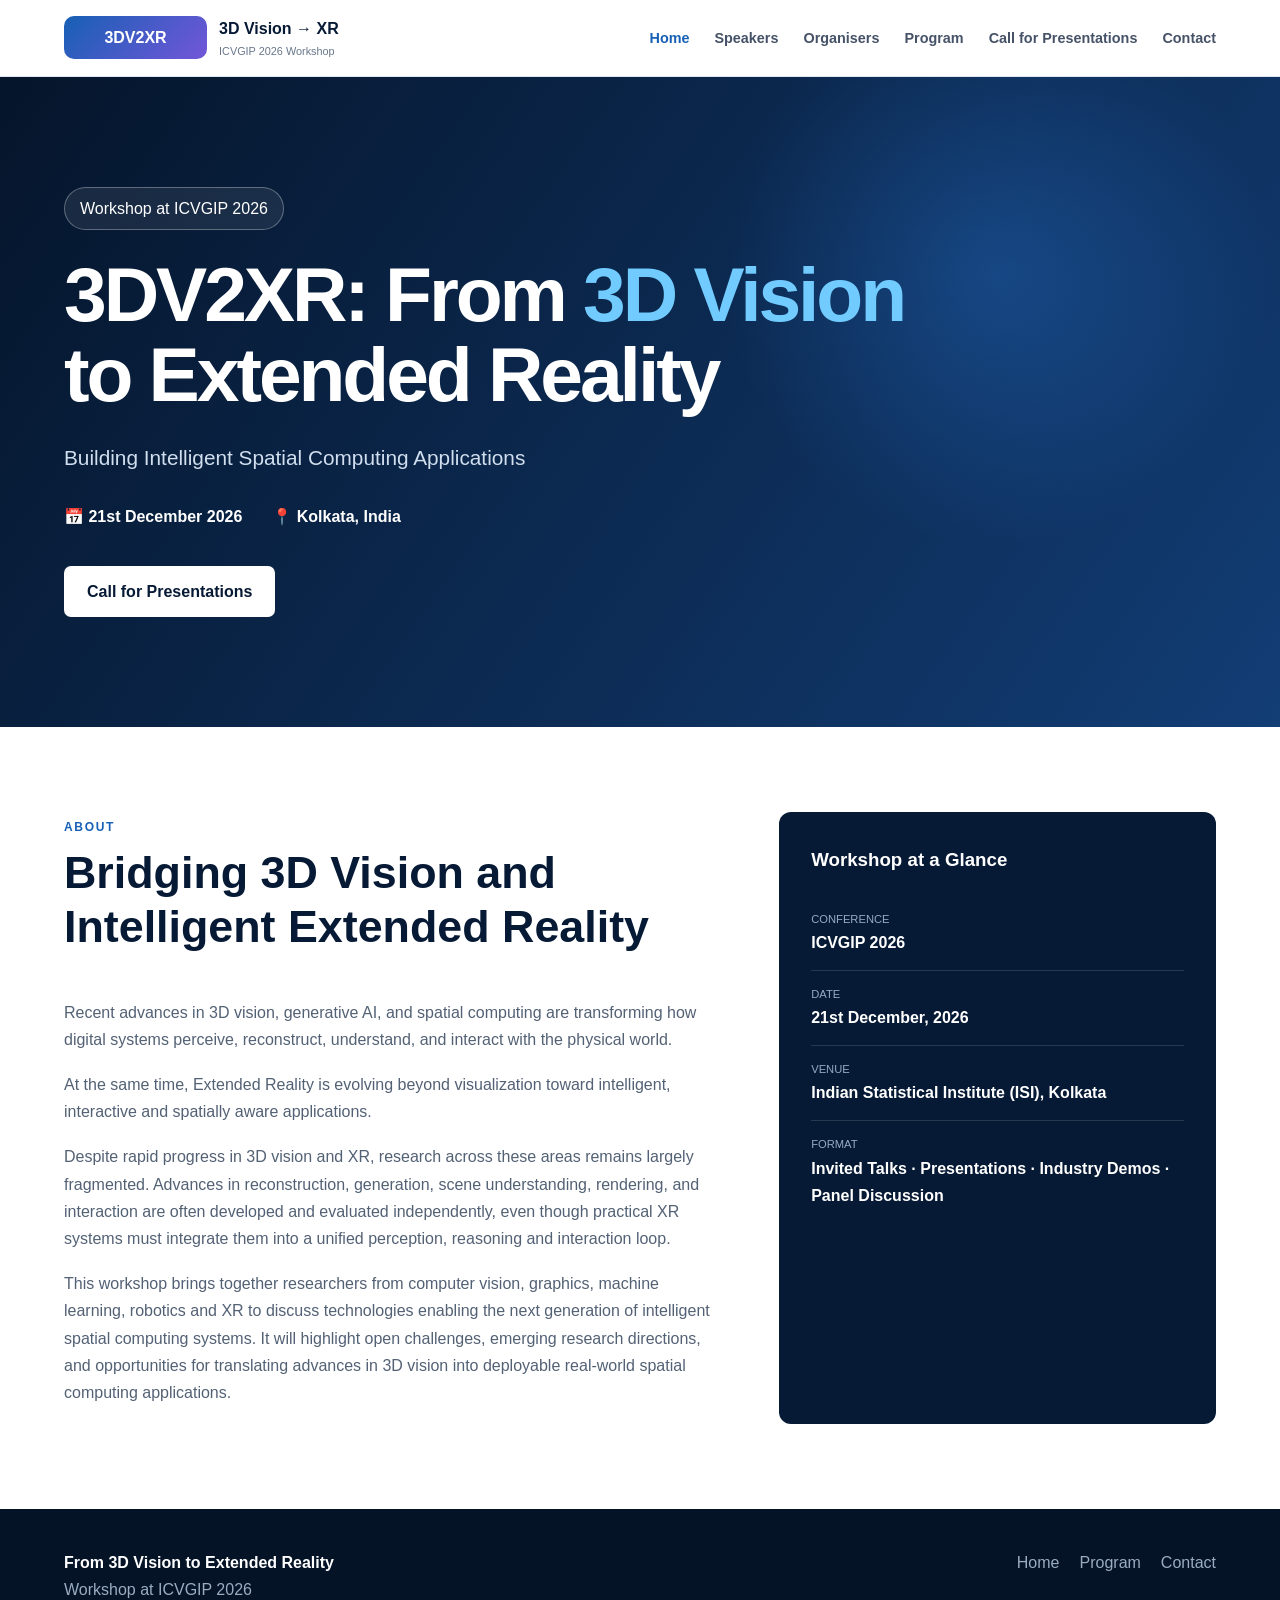
<file: index.html>
<!DOCTYPE html>
<html lang="en">
 <head>
  <meta charset="utf-8">
  <meta content="width=device-width,initial-scale=1.0" name="viewport">
  <title>
   Home | ICVGIP 2026 Workshop
  </title>
  <link href="css/style.css" rel="stylesheet">
 </head>
 <body>
  <nav class="navbar">
   <div class="container nav-container">
    <a class="logo" href="index.html">
     <div class="logo-icon">
      3DV2XR
     </div>
     <div>
      <strong>
       3D Vision &rarr; XR
      </strong>
      <small>
       ICVGIP 2026 Workshop
      </small>
     </div>
    </a>
    <button aria-label="Open navigation" class="menu-button" onclick="toggleMenu()">
     ☰
    </button>
    <ul class="nav-links" id="navLinks">
     <li>
      <a class="active" href="index.html">
       Home
      </a>
     </li>
     <li>
      <a href="speakers.html">
       Speakers
      </a>
     </li>
     <li>
      <a href="organisers.html">
       Organisers
      </a>
     </li>
     <li>
      <a href="program.html">
       Program
      </a>
     </li>
     <li>
      <a href="call-for-presentations.html">
       Call for Presentations
      </a>
     </li>
     <!-- <li>
      <a href="venue.html">
       Venue
      </a>
     </li> -->
     <li>
      <a href="contact.html">
       Contact
      </a>
     </li>
    </ul>
   </div>
  </nav>
  <header class="hero">
   <div class="container hero-content">
    <div class="conference-tag">
     Workshop at ICVGIP 2026
    </div>
    <h1>
     3DV2XR: From
     <span>
      3D Vision
     </span>
     <br>
     to Extended Reality
    </h1>
    <p class="hero-subtitle">
     Building Intelligent Spatial Computing Applications
    </p>
    <div class="hero-info">
     <div>
      📅 21st December 2026
     </div>
     <div>
      📍 Kolkata, India
     </div>
    </div>
    <a class="button button-primary" href="call-for-presentations.html">
     Call for Presentations
    </a>
   </div>
  </header>
  <section class="section">
   <div class="container about-grid">
    <div>
     <div class="section-title">
      <span class="section-label">
       About
      </span>
      <h2>
       Bridging 3D Vision and Intelligent Extended Reality
      </h2>
     </div>
     <p>
      Recent advances in 3D vision, generative AI, and spatial computing are transforming how digital systems perceive, reconstruct, understand, and interact with the physical world.
     </p>
     <p>
      At the same time, Extended Reality is evolving beyond visualization toward intelligent, interactive and spatially aware applications.
     </p>
     <p>
        Despite rapid progress in 3D vision and XR, research across these areas remains largely fragmented. Advances in reconstruction, generation, scene understanding, rendering, and interaction are often developed
and evaluated independently, even though practical XR systems must integrate them into a unified perception, reasoning and interaction loop.
</p>
     </p>
     <p>
      This workshop brings together researchers from computer vision, graphics, machine learning, robotics and XR to discuss technologies enabling the next generation of intelligent spatial computing systems. It will highlight open challenges, emerging research directions, and opportunities for translating advances in 3D vision into deployable real-world spatial computing applications.
     </p>
    </div>
    <div class="info-box">
     <h3>
      Workshop at a Glance
     </h3>
     <div class="info-row">
      <small>
       Conference
      </small>
      <strong>
       ICVGIP 2026
      </strong>
     </div>
     <div class="info-row">
      <small>
       Date
      </small>
      <strong>
       21st December, 2026
      </strong>
     </div>
     <div class="info-row">
      <small>
       Venue
      </small>
      <strong>
       Indian Statistical Institute (ISI), Kolkata
      </strong>
     </div>
     <div class="info-row">
      <small>
       Format
      </small>
      <strong>
       Invited Talks &middot; Presentations &middot; Industry Demos &middot; Panel Discussion
      </strong>
     </div>
    </div>
   </div>
  </section>
  <footer>
   <div class="container footer-content">
    <div>
     <strong>
      From 3D Vision to Extended Reality
     </strong>
     <br>
     Workshop at ICVGIP 2026
    </div>
    <div class="footer-links">
     <a href="index.html">
      Home
     </a>
     <a href="program.html">
      Program
     </a>
     <a href="contact.html">
      Contact
     </a>
    </div>
   </div>
  </footer>
  <script src="js/main.js">
  </script>
 </body>
</html>
</file>
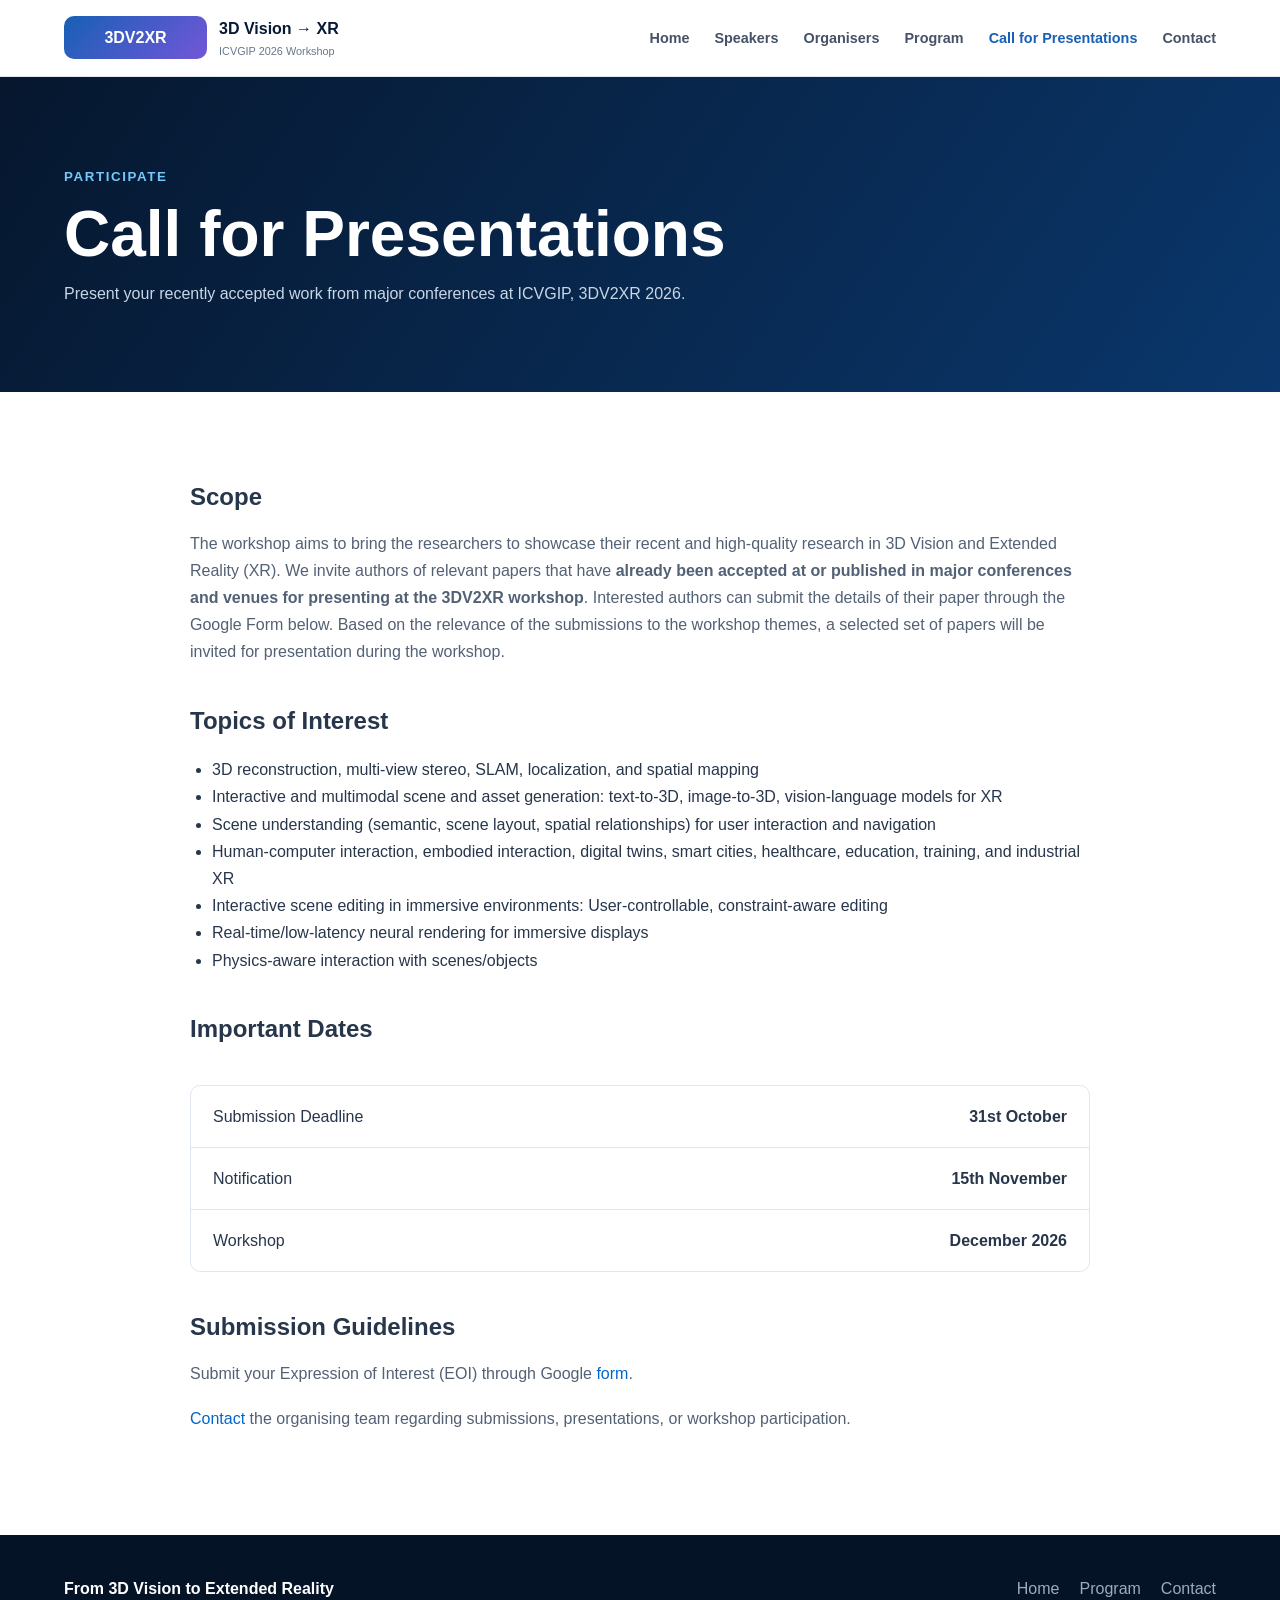
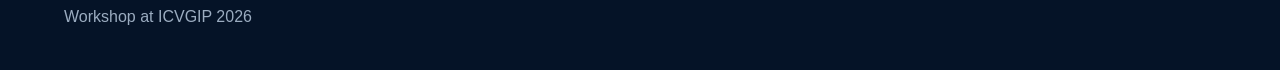
<file: call-for-papers.html>
<!DOCTYPE html>
<html lang="en">
 <head>
  <meta charset="utf-8">
  <meta content="width=device-width,initial-scale=1.0" name="viewport">
  <title>
   Call for Papers | ICVGIP 2026 Workshop
  </title>
  <link href="css/style.css" rel="stylesheet">
 </head>
 <body>
  <nav class="navbar">
   <div class="container nav-container">
    <a class="logo" href="index.html">
     <div class="logo-icon">
      3DV2XR
     </div>
     <div>
      <strong>
       3D Vision &rarr; XR
      </strong>
      <small>
       ICVGIP 2026 Workshop
      </small>
     </div>
    </a>
    <button aria-label="Open navigation" class="menu-button" onclick="toggleMenu()">
     ☰
    </button>
    <ul class="nav-links" id="navLinks">
     <li>
      <a href="index.html">
       Home
      </a>
     </li>
     <li>
      <a href="speakers.html">
       Speakers
      </a>
     </li>
     <li>
      <a href="organisers.html">
       Organisers
      </a>
     </li>
     <li>
      <a href="program.html">
       Program
      </a>
     </li>
     <li>
      <a class="active" href="call-for-papers.html">
       Call for Presentations
      </a>
     </li>
     <!-- <li>
      <a href="venue.html">
       Venue
      </a>
     </li> -->
     <li>
      <a href="contact.html">
       Contact
      </a>
     </li>
    </ul>
   </div>
  </nav>
  <header class="page-header">
   <div class="container">
    <small>
     Participate
    </small>
    <h1>
     Call for Presentations
    </h1>
    <p>
     Present your recently accepted work from major conferences at ICVGIP, 3DV2XR 2026.
    </p>
   </div>
  </header>
  <section class="section">
   <div class="container content">
    <h2>
     Scope
    </h2>
    <p>
     The workshop aims to bring the researchers to showcase their recent and high-quality research in 3D Vision and Extended Reality (XR).

We invite authors of relevant papers that have <strong>already been accepted at or published in major conferences and venues for presenting at the 3DV2XR workshop</strong>. 
Interested authors can submit the details of their paper through the Google Form below. Based on the relevance of the submissions to the workshop themes, a selected set of papers will be invited for presentation during the workshop.
    </p>
    <h2>
     Topics of Interest
    </h2>
    <ul>
     <li>
      3D reconstruction, multi-view stereo, SLAM, localization, and spatial mapping
     </li>
     <li>
      Interactive and multimodal scene and asset generation: text-to-3D, image-to-3D, vision-language models
for XR
     </li>
     <li>
      Scene understanding (semantic, scene layout, spatial relationships) for user interaction and navigation
     </li>
     <li>
      Human-computer interaction, embodied interaction, digital twins, smart cities, healthcare, education,
training, and industrial XR
     </li>
     <li>
      Interactive scene editing in immersive environments: User-controllable, constraint-aware editing
     </li>
     <li>
      Real-time/low-latency neural rendering for immersive displays
     </li>
     <li>
      Physics-aware interaction with scenes/objects
     </li>
    </ul>
    <h2>
     Important Dates
    </h2>
    <div class="date-table">
     <div class="date-row">
      <span>
       Submission Deadline
      </span>
      <strong>
       31st October
      </strong>
     </div>
     <div class="date-row">
      <span>
       Notification
      </span>
      <strong>
       15th November
      </strong>
     </div>
     <div class="date-row">
      <span>
       Workshop
      </span>
      <strong>
       December 2026
      </strong>
     </div>
    </div>
    <h2>
    Submission Guidelines
    </h2>

    <p>
    Submit your Expression of Interest (EOI) through Google
    <a href="https://docs.google.com/forms/d/e/1FAIpQLSfJjMQpuecK3H3zYvZFDbs9FVu8neKpHUT4HiJ_HBpRRZFn1w/viewform?usp=header"
        target="_blank"
        rel="noopener noreferrer"
        style="color: #0066cc; text-decoration: none;">
        form</a>.
    </p>

    <p>
    <a href="contact.html"
        style="color: #0066cc; text-decoration: none;">
        Contact
    </a>
    the organising team regarding submissions, presentations, or workshop participation.
    </p>
   </div>
  </section>
  <footer>
   <div class="container footer-content">
    <div>
     <strong>
      From 3D Vision to Extended Reality
     </strong>
     <br>
     Workshop at ICVGIP 2026
    </div>
    <div class="footer-links">
     <a href="index.html">
      Home
     </a>
     <a href="program.html">
      Program
     </a>
     <a href="contact.html">
      Contact
     </a>
    </div>
   </div>
  </footer>
  <script src="js/main.js">
  </script>
 </body>
</html>
</file>
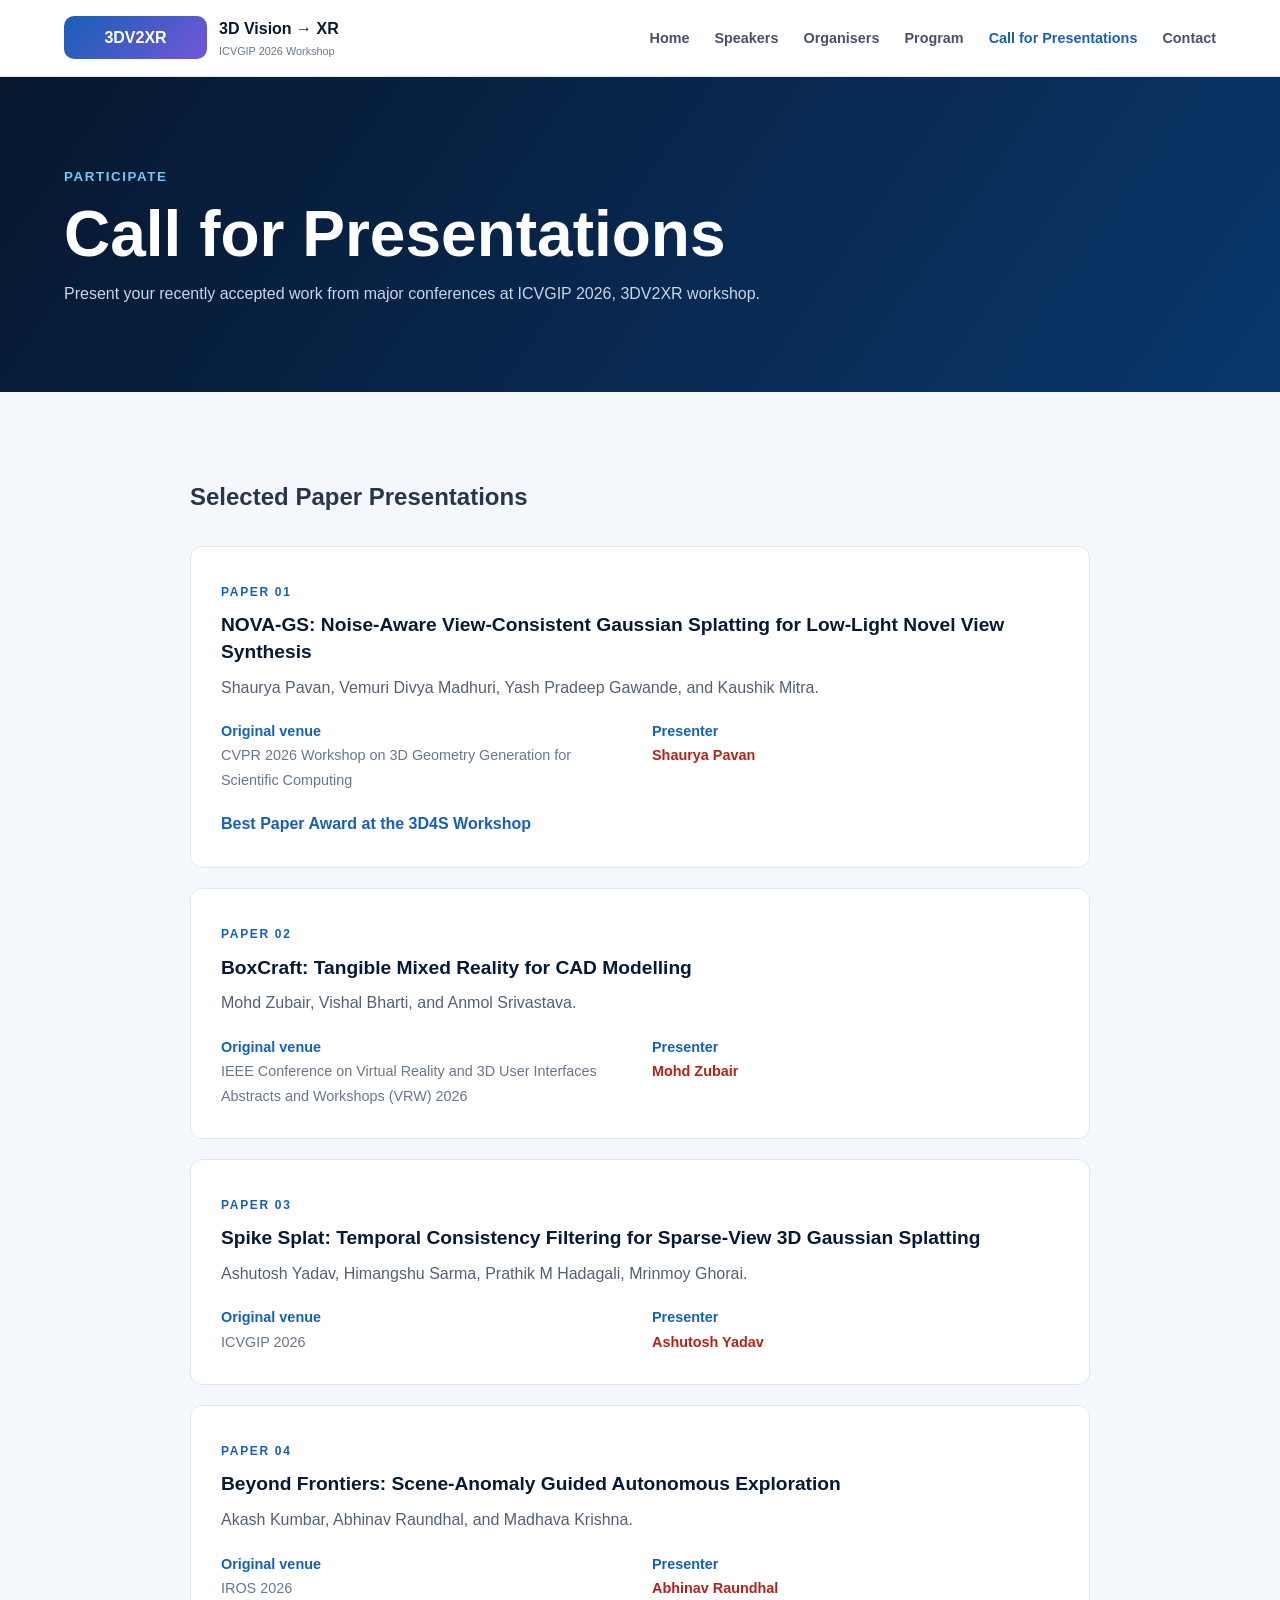
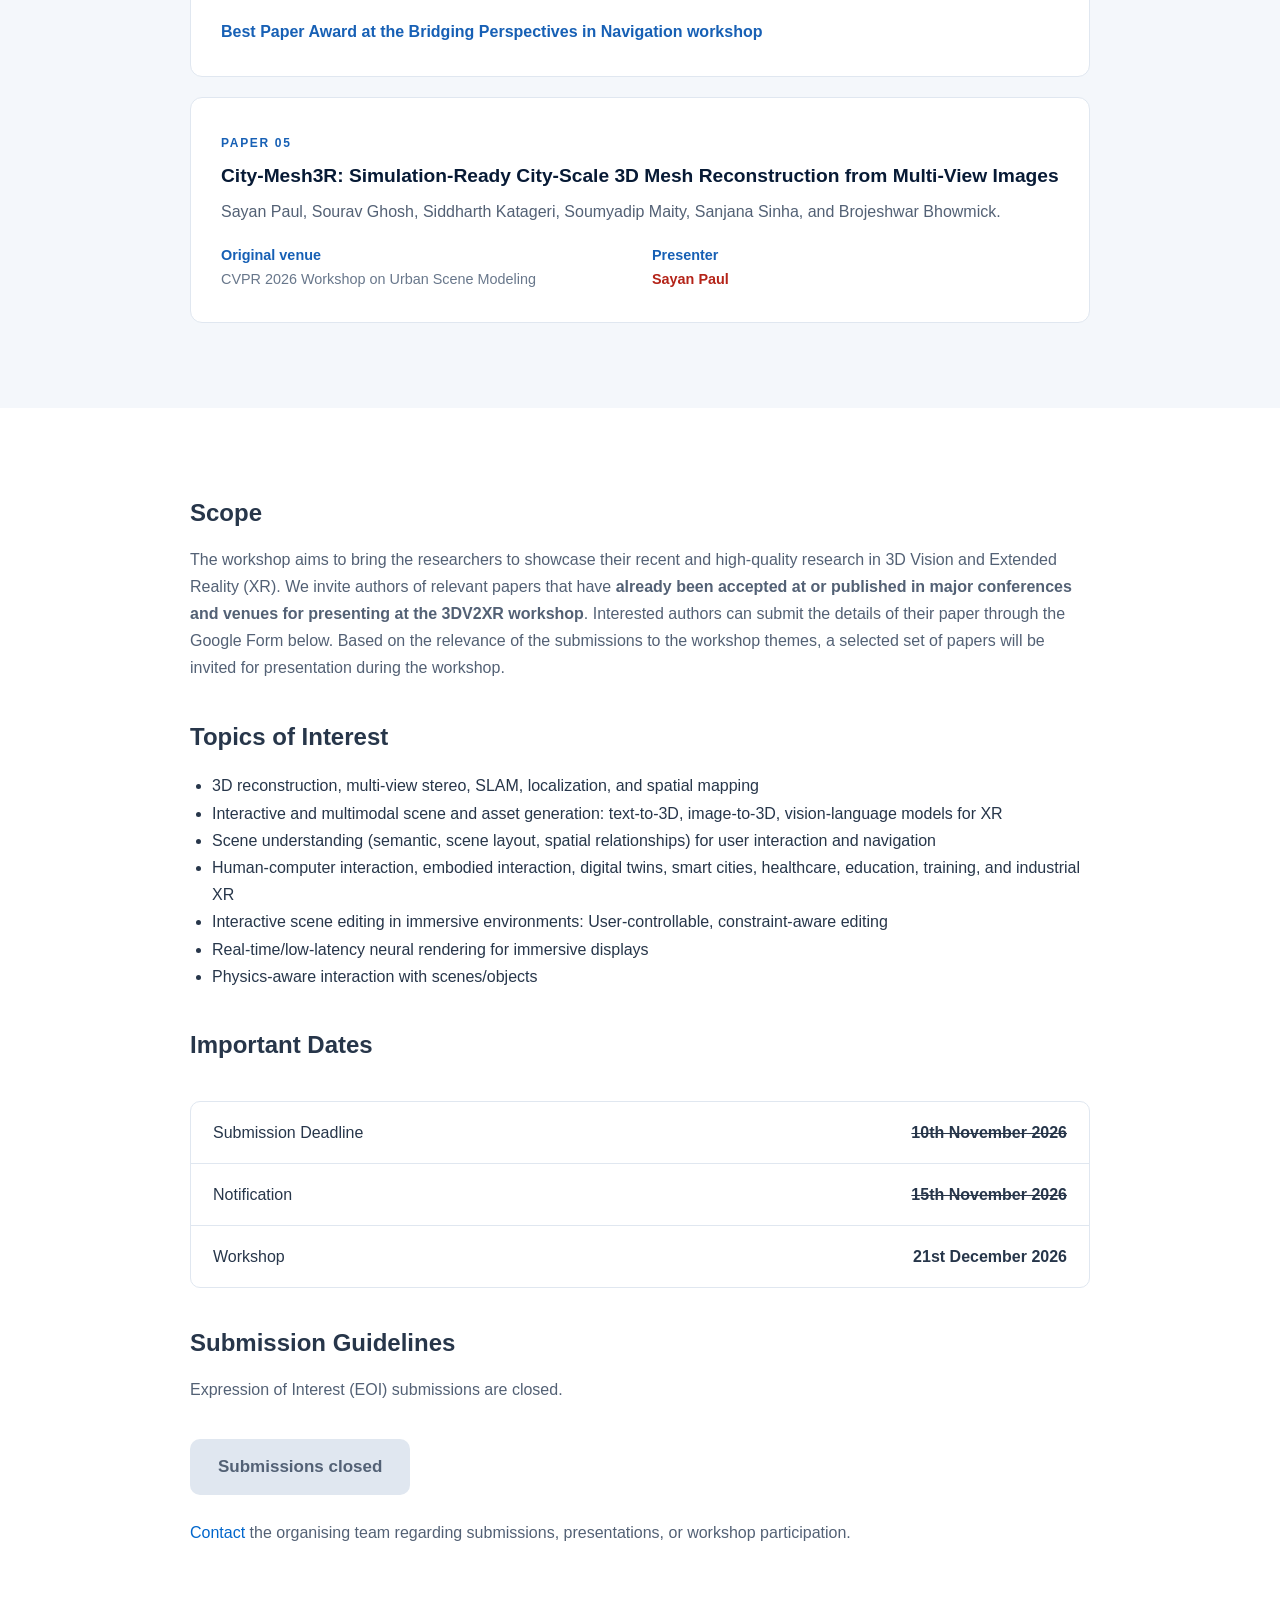
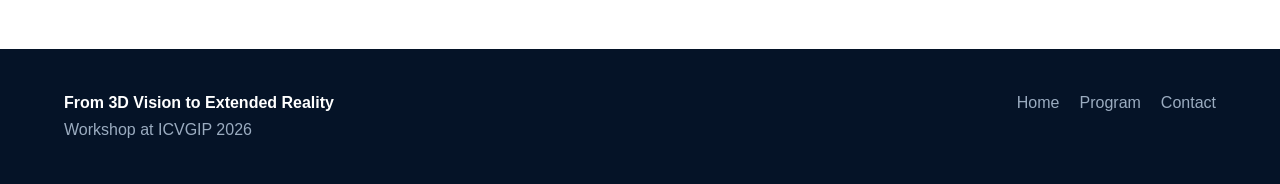
<file: call-for-presentations.html>
<!DOCTYPE html>
<html lang="en">
 <head>
  <meta charset="utf-8">
  <meta content="width=device-width,initial-scale=1.0" name="viewport">
  <title>
   Call for Presentations | ICVGIP 2026 Workshop
  </title>
  <link href="css/style.css?v=eoi-closed" rel="stylesheet">
 </head>
 <body>
  <nav class="navbar">
   <div class="container nav-container">
    <a class="logo" href="index.html">
     <div class="logo-icon">
      3DV2XR
     </div>
     <div>
      <strong>
       3D Vision &rarr; XR
      </strong>
      <small>
       ICVGIP 2026 Workshop
      </small>
     </div>
    </a>
    <button aria-label="Open navigation" class="menu-button" onclick="toggleMenu()">
     ☰
    </button>
    <ul class="nav-links" id="navLinks">
     <li>
      <a href="index.html">
       Home
      </a>
     </li>
     <li>
      <a href="speakers.html">
       Speakers
      </a>
     </li>
     <li>
      <a href="organisers.html">
       Organisers
      </a>
     </li>
     <li>
      <a href="program.html">
       Program
      </a>
     </li>
     <li>
      <a class="active" href="call-for-presentations.html">
       Call for Presentations
      </a>
     </li>
     <!-- <li>
      <a href="venue.html">
       Venue
      </a>
     </li> -->
     <li>
      <a href="contact.html">
       Contact
      </a>
     </li>
    </ul>
   </div>
  </nav>
  <header class="page-header">
   <div class="container">
    <small>
     Participate
    </small>
    <h1>
     Call for Presentations
    </h1>
    <p>
     Present your recently accepted work from major conferences at ICVGIP 2026, 3DV2XR workshop.
    </p>
   </div>
  </header>
  <section aria-labelledby="selected-presentations" class="section section-light">
   <div class="container content">
    <h2 id="selected-presentations">Selected Paper Presentations</h2>
    <div class="paper-list">
     <article class="paper-card">
      <span class="section-label">Paper 01</span>
      <h3>NOVA-GS: Noise-Aware View-Consistent Gaussian Splatting for Low-Light Novel View Synthesis</h3>
      <p class="paper-authors">Shaurya Pavan, Vemuri Divya Madhuri, Yash Pradeep Gawande, and Kaushik Mitra.</p>
      <dl class="paper-details">
       <div><dt>Original venue</dt><dd>CVPR 2026 Workshop on 3D Geometry Generation for Scientific Computing</dd></div>
       <div><dt>Presenter</dt><dd class="paper-presenter">Shaurya Pavan</dd></div>
      </dl>
      <p class="paper-award"><strong>Best Paper Award at the 3D4S Workshop</strong></p>
     </article>
     <article class="paper-card">
      <span class="section-label">Paper 02</span>
      <h3>BoxCraft: Tangible Mixed Reality for CAD Modelling</h3>
      <p class="paper-authors">Mohd Zubair, Vishal Bharti, and Anmol Srivastava.</p>
      <dl class="paper-details">
       <div><dt>Original venue</dt><dd>IEEE Conference on Virtual Reality and 3D User Interfaces Abstracts and Workshops (VRW) 2026</dd></div>
       <div><dt>Presenter</dt><dd class="paper-presenter">Mohd Zubair</dd></div>
      </dl>
     </article>
     <article class="paper-card">
      <span class="section-label">Paper 03</span>
      <h3>Spike Splat: Temporal Consistency Filtering for Sparse-View 3D Gaussian Splatting</h3>
      <p class="paper-authors">Ashutosh Yadav, Himangshu Sarma, Prathik M Hadagali, Mrinmoy Ghorai.</p>
      <dl class="paper-details">
       <div><dt>Original venue</dt><dd>ICVGIP 2026</dd></div>
       <div><dt>Presenter</dt><dd class="paper-presenter">Ashutosh Yadav</dd></div>
      </dl>
     </article>
     <article class="paper-card">
      <span class="section-label">Paper 04</span>
      <h3>Beyond Frontiers: Scene-Anomaly Guided Autonomous Exploration</h3>
      <p class="paper-authors">Akash Kumbar, Abhinav Raundhal, and Madhava Krishna.</p>
      <dl class="paper-details">
       <div><dt>Original venue</dt><dd>IROS 2026</dd></div>
       <div><dt>Presenter</dt><dd class="paper-presenter">Abhinav Raundhal</dd></div>
      </dl>
      <p class="paper-award"><strong>Best Paper Award at the Bridging Perspectives in Navigation workshop</strong></p>
     </article>
     <article class="paper-card">
      <span class="section-label">Paper 05</span>
      <h3>City-Mesh3R: Simulation-Ready City-Scale 3D Mesh Reconstruction from Multi-View Images</h3>
      <p class="paper-authors">Sayan Paul, Sourav Ghosh, Siddharth Katageri, Soumyadip Maity, Sanjana Sinha, and Brojeshwar Bhowmick.</p>
      <dl class="paper-details">
       <div><dt>Original venue</dt><dd>CVPR 2026 Workshop on Urban Scene Modeling</dd></div>
       <div><dt>Presenter</dt><dd class="paper-presenter">Sayan Paul</dd></div>
      </dl>
     </article>
    </div>
   </div>
  </section>
  <section class="section">
   <div class="container content">
    <h2>
     Scope
    </h2>
    <p>
     The workshop aims to bring the researchers to showcase their recent and high-quality research in 3D Vision and Extended Reality (XR).

We invite authors of relevant papers that have <strong>already been accepted at or published in major conferences and venues for presenting at the 3DV2XR workshop</strong>. 
Interested authors can submit the details of their paper through the Google Form below. Based on the relevance of the submissions to the workshop themes, a selected set of papers will be invited for presentation during the workshop.
    </p>
    <h2>
     Topics of Interest
    </h2>
    <ul>
     <li>
      3D reconstruction, multi-view stereo, SLAM, localization, and spatial mapping
     </li>
     <li>
      Interactive and multimodal scene and asset generation: text-to-3D, image-to-3D, vision-language models
for XR
     </li>
     <li>
      Scene understanding (semantic, scene layout, spatial relationships) for user interaction and navigation
     </li>
     <li>
      Human-computer interaction, embodied interaction, digital twins, smart cities, healthcare, education,
training, and industrial XR
     </li>
     <li>
      Interactive scene editing in immersive environments: User-controllable, constraint-aware editing
     </li>
     <li>
      Real-time/low-latency neural rendering for immersive displays
     </li>
     <li>
      Physics-aware interaction with scenes/objects
     </li>
    </ul>
    <h2>
     Important Dates
    </h2>
    <div class="date-table">
     <div class="date-row">
      <span>
       Submission Deadline
      </span>
      <strong>
       <s>10th November 2026</s>
      </strong>
     </div>
     <div class="date-row">
      <span>
       Notification
      </span>
      <strong>
       <s>15th November 2026</s>
      </strong>
     </div>
     <div class="date-row">
      <span>
       Workshop
      </span>
      <strong>
       21st December 2026
      </strong>
     </div>
    </div>
    <h2>
    Submission Guidelines
    </h2>

    <!-- <p>
    Submit your Expression of Interest (EOI) through Google
    <a href="https://docs.google.com/forms/d/e/1FAIpQLSfJjMQpuecK3H3zYvZFDbs9FVu8neKpHUT4HiJ_HBpRRZFn1w/viewform?usp=header"
        target="_blank"
        rel="noopener noreferrer"
        style="color: #0066cc; text-decoration: none;">
        form</a>.
    </p> -->

    <p>Expression of Interest (EOI) submissions are closed.</p>

        <button type="button" class="eoi-button" disabled>Submissions closed</button>

    <p>
    <a href="contact.html"
        style="color: #0066cc; text-decoration: none;">
        Contact
    </a>
    the organising team regarding submissions, presentations, or workshop participation.
    </p>
   </div>
  </section>
  <footer>
   <div class="container footer-content">
    <div>
     <strong>
      From 3D Vision to Extended Reality
     </strong>
     <br>
     Workshop at ICVGIP 2026
    </div>
    <div class="footer-links">
     <a href="index.html">
      Home
     </a>
     <a href="program.html">
      Program
     </a>
     <a href="contact.html">
      Contact
     </a>
    </div>
   </div>
  </footer>
  <script src="js/main.js">
  </script>
 </body>
</html>
</file>
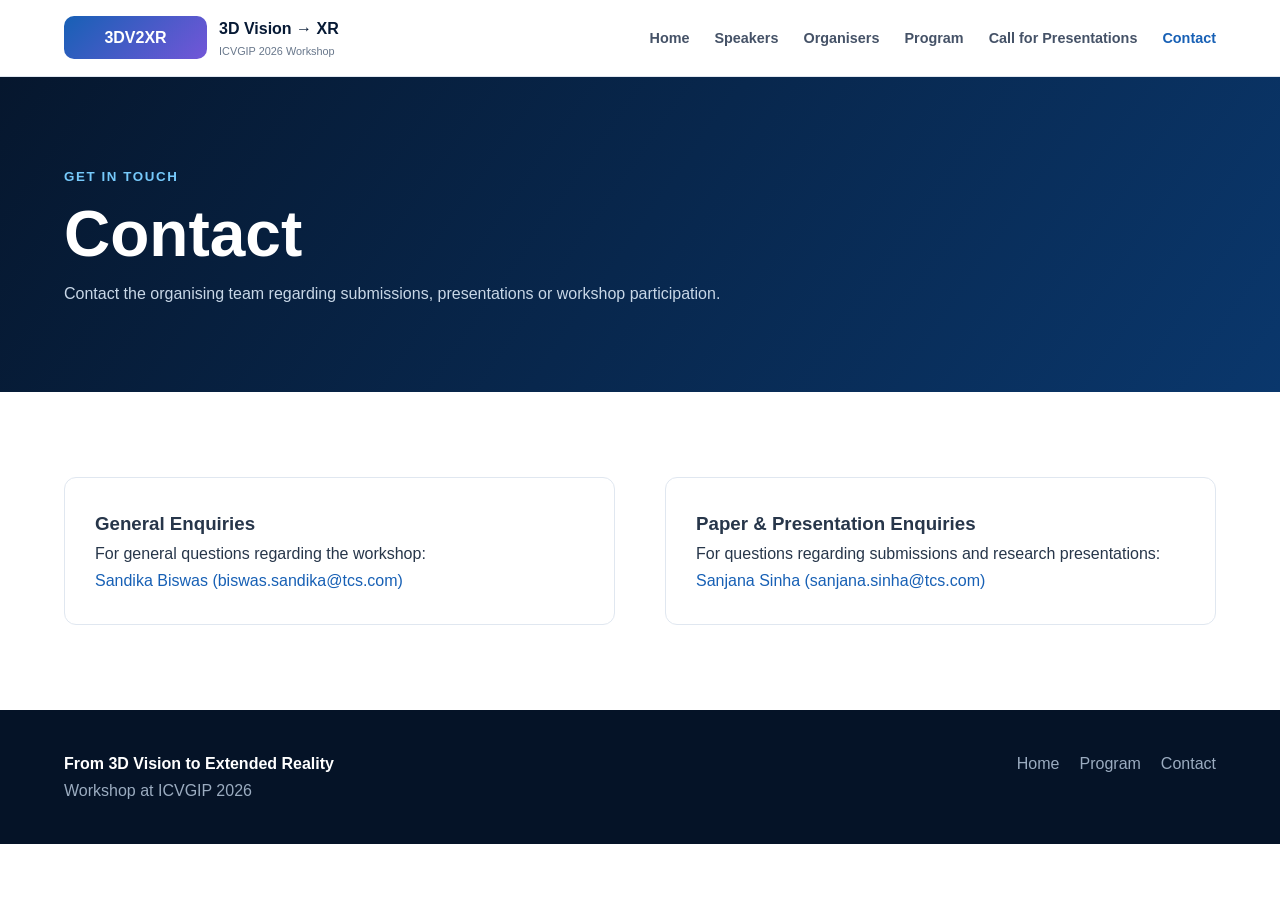
<file: contact.html>
<!DOCTYPE html>
<html lang="en">
 <head>
  <meta charset="utf-8">
  <meta content="width=device-width,initial-scale=1.0" name="viewport">
  <title>
   Contact | ICVGIP 2026 Workshop
  </title>
  <link href="css/style.css" rel="stylesheet">
 </head>
 <body>
  <nav class="navbar">
   <div class="container nav-container">
    <a class="logo" href="index.html">
     <div class="logo-icon">
      3DV2XR
     </div>
     <div>
      <strong>
       3D Vision &rarr; XR
      </strong>
      <small>
       ICVGIP 2026 Workshop
      </small>
     </div>
    </a>
    <button aria-label="Open navigation" class="menu-button" onclick="toggleMenu()">
     ☰
    </button>
    <ul class="nav-links" id="navLinks">
     <li>
      <a href="index.html">
       Home
      </a>
     </li>
     <li>
      <a href="speakers.html">
       Speakers
      </a>
     </li>
     <li>
      <a href="organisers.html">
       Organisers
      </a>
     </li>
     <li>
      <a href="program.html">
       Program
      </a>
     </li>
     <li>
      <a href="call-for-presentations.html">
       Call for Presentations
      </a>
     </li>
     <!-- <li>
      <a href="venue.html">
       Venue
      </a>
     </li> -->
     <li>
      <a class="active" href="contact.html">
       Contact
      </a>
     </li>
    </ul>
   </div>
  </nav>
  <header class="page-header">
   <div class="container">
    <small>
     Get in Touch
    </small>
    <h1>
     Contact
    </h1>
    <p>
     Contact the organising team regarding submissions, presentations or workshop participation.
    </p>
   </div>
  </header>
  <section class="section">
   <div class="container contact-grid">
    <div class="contact-card">
     <h3>
      General Enquiries
     </h3>
     <p>
      For general questions regarding the workshop:
     </p>
     <a href="mailto:biswas.sandika@tcs.com">
      Sandika Biswas (biswas.sandika@tcs.com)
     </a>
    </div>
    <div class="contact-card">
     <h3>
      Paper & Presentation Enquiries
     </h3>
     <p>
      For questions regarding submissions and research presentations:
     </p>
     <a href="mailto:sanjana.sinha@tcs.com">
      Sanjana Sinha (sanjana.sinha@tcs.com)
     </a>
    </div>
   </div>
  </section>
  <footer>
   <div class="container footer-content">
    <div>
     <strong>
      From 3D Vision to Extended Reality
     </strong>
     <br>
     Workshop at ICVGIP 2026
    </div>
    <div class="footer-links">
     <a href="index.html">
      Home
     </a>
     <a href="program.html">
      Program
     </a>
     <a href="contact.html">
      Contact
     </a>
    </div>
   </div>
  </footer>
  <script src="js/main.js">
  </script>
 </body>
</html>
</file>
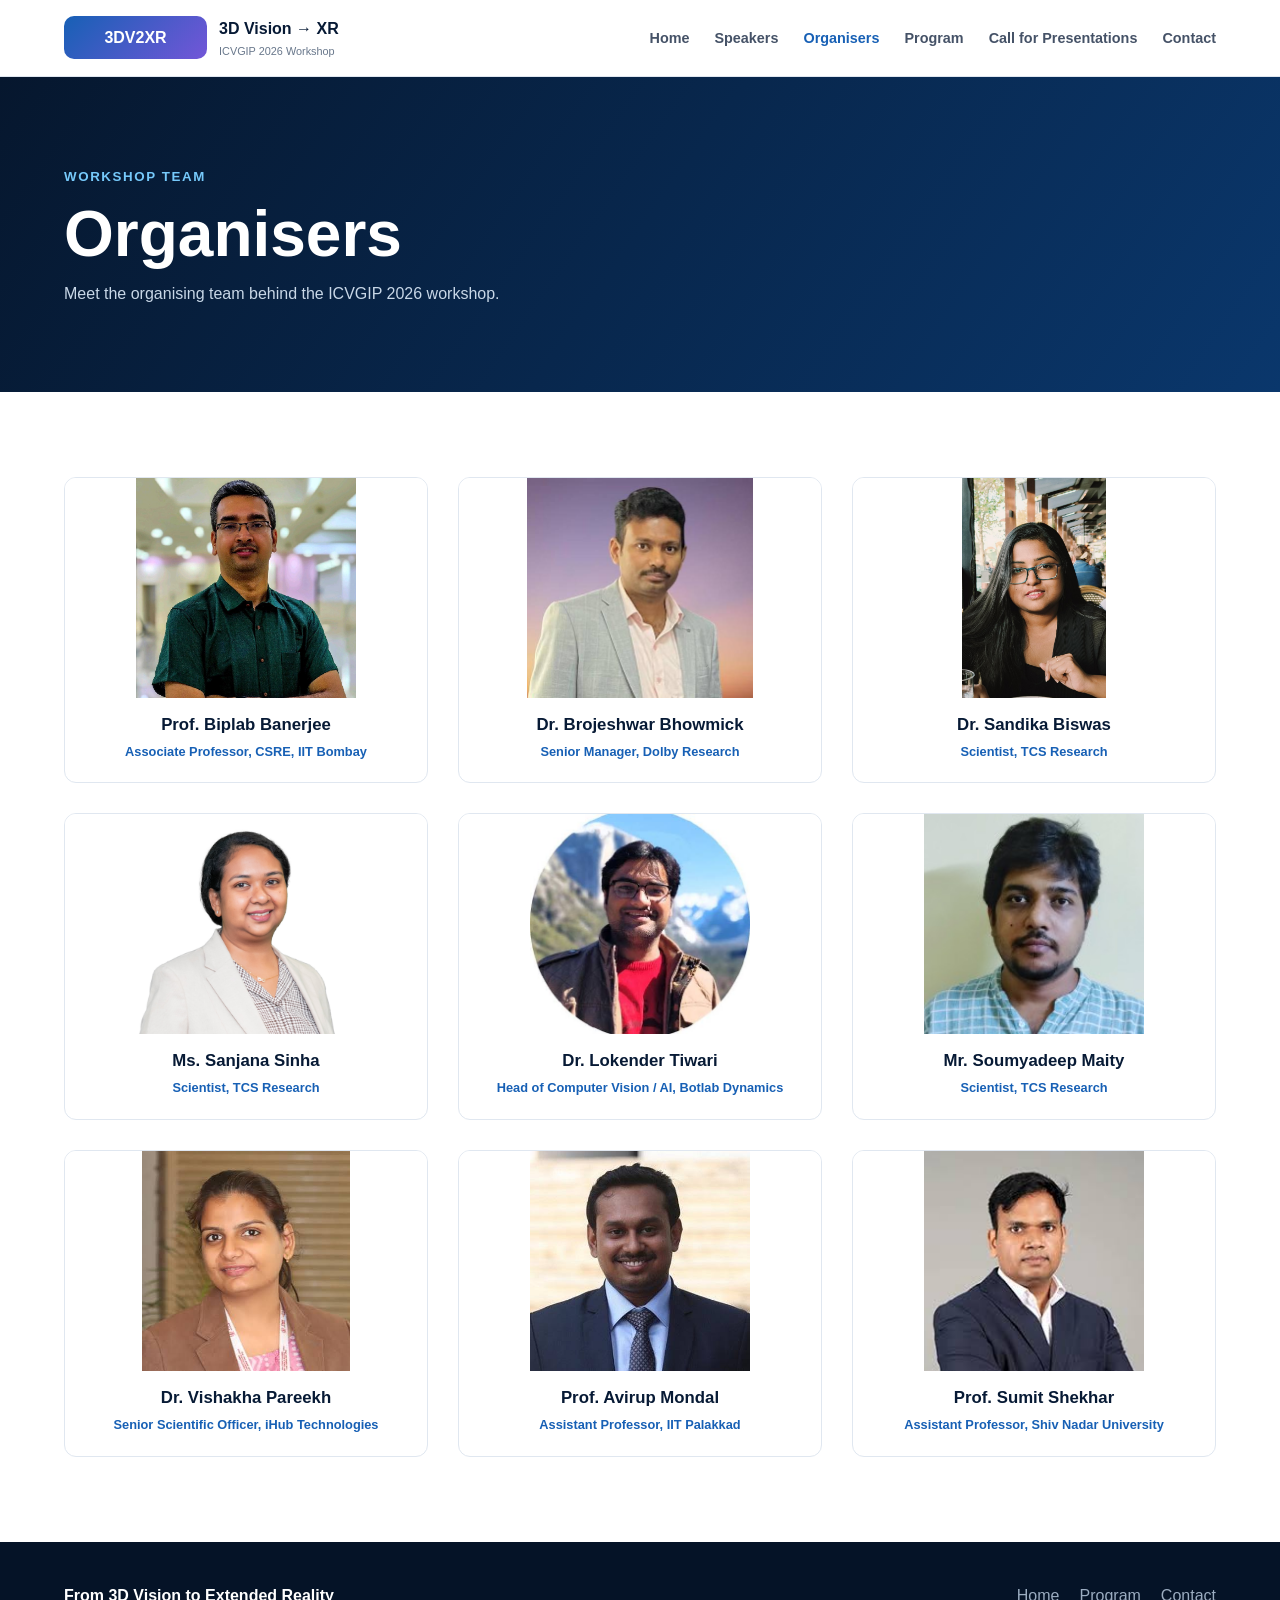
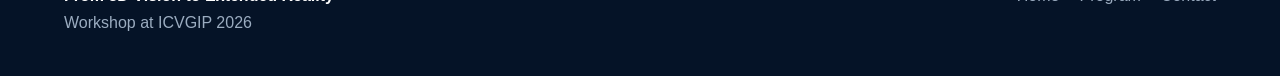
<file: organisers.html>
<!DOCTYPE html>
<html lang="en">
<head>
  <meta charset="utf-8">
  <meta name="viewport" content="width=device-width, initial-scale=1.0">

  <title>Organisers | ICVGIP 2026 Workshop</title>

  <link href="css/style.css" rel="stylesheet">

  <style>
    /* Organiser image sizing */
    .card-image {
      width: 100%;
      height: 220px;
      overflow: hidden;
      display: flex;
      justify-content: center;
      align-items: center;
    }

    .organiser-photo {
      width: 180px;
      height: 180px;
      object-fit: cover;
      border-radius: 8px;
      display: block;
    }
  </style>
</head>

<body>

  <!-- =========================
       Navigation
  ========================== -->
  <nav class="navbar">
    <div class="container nav-container">

      <a class="logo" href="index.html">
        <div class="logo-icon">
          3DV2XR
        </div>

        <div>
          <strong>3D Vision &rarr; XR</strong>
          <small>ICVGIP 2026 Workshop</small>
        </div>
      </a>

      <button
        aria-label="Open navigation"
        class="menu-button"
        onclick="toggleMenu()">
        ☰
      </button>

      <ul class="nav-links" id="navLinks">

        <li>
          <a href="index.html">Home</a>
        </li>

        <li>
          <a href="speakers.html">Speakers</a>
        </li>

        <li>
          <a class="active" href="organisers.html">Organisers</a>
        </li>

        <li>
          <a href="program.html">Program</a>
        </li>

        <li>
          <a href="call-for-presentations.html">Call for Presentations</a>
        </li>

        <!-- <li>
          <a href="venue.html">Venue</a>
        </li> -->

        <li>
          <a href="contact.html">Contact</a>
        </li>

      </ul>

    </div>
  </nav>


  <!-- =========================
       Page Header
  ========================== -->
  <header class="page-header">
    <div class="container">

      <small>Workshop Team</small>

      <h1>Organisers</h1>

      <p>
        Meet the organising team behind the ICVGIP 2026 workshop.
      </p>

    </div>
  </header>


  <!-- =========================
       Organisers
  ========================== -->
  <section class="section">

    <div class="container">

      <div class="card-grid">


        <!-- =====================
             ROW 1
        ====================== -->

        <!-- Organiser 1 -->
        <article class="card">

          <div class="card-image">
            <img
              src="assets/images/organisers/bb.jpg"
              alt="Prof. Biplab Banerjee"
              class="organiser-photo">
          </div>

          <div class="card-content">

            <h3>Prof. Biplab Banerjee</h3>

            <div class="affiliation">
              Associate Professor, CSRE, IIT Bombay
            </div>

          </div>

        </article>


        <!-- Organiser 2 -->
        <article class="card">

          <div class="card-image">
            <img
              src="assets/images/organisers/brojo.jpeg"
              alt="Dr. Brojeshwar Bhowmick"
              class="organiser-photo">
          </div>

          <div class="card-content">

            <h3>Dr. Brojeshwar Bhowmick</h3>

            <div class="affiliation">
              Senior Manager, Dolby Research
            </div>

          </div>

        </article>


        <!-- Organiser 3 -->
        <article class="card">

          <div class="card-image">
            <img
              src="assets/images/organisers/sandika_highres.jpeg"
              alt="Dr. Sandika Biswas"
              class="organiser-photo">
          </div>

          <div class="card-content">

            <h3>Dr. Sandika Biswas</h3>

            <div class="affiliation">
              Scientist, TCS Research
            </div>

          </div>

        </article>


        <!-- =====================
             ROW 2 - DUMMY DATA
        ====================== -->

        <!-- Organiser 4 -->
        <article class="card">

          <div class="card-image">
            <img
              src="assets/images/organisers/sanjana.jpg"
              alt="Ms. Sanjana Sinha"
              class="organiser-photo">
          </div>

          <div class="card-content">

            <h3>Ms. Sanjana Sinha</h3>

            <div class="affiliation">
              Scientist, TCS Research
            </div>

          </div>

        </article>


        <!-- Organiser 5 -->
        <article class="card">

          <div class="card-image">
            <img
              src="assets/images/organisers/lokender.jpeg"
              alt="Dr. Lokender Tiwari"
              class="organiser-photo">
          </div>

          <div class="card-content">

            <h3>Dr. Lokender Tiwari</h3>

            <div class="affiliation">
              Head of Computer Vision / AI, Botlab Dynamics
            </div>

          </div>

        </article>


        <!-- Organiser 6 -->
        <article class="card">

          <div class="card-image">
            <img
              src="assets/images/organisers/soumyadeep.jpeg"
              alt="Mr. Soumyadeep Maity"
              class="organiser-photo">
          </div>

          <div class="card-content">

            <h3>Mr. Soumyadeep Maity</h3>

            <div class="affiliation">
              Scientist, TCS Research
            </div>

          </div>

        </article>


        <!-- =====================
             ROW 3 - DUMMY DATA
        ====================== -->

        <!-- Organiser 4 -->
        <article class="card">

          <div class="card-image">
            <img
              src="assets/images/organisers/vishakha.jpeg"
              alt="Dr. Vishakha Pareekh"
              class="organiser-photo">
          </div>

          <div class="card-content">

            <h3>Dr. Vishakha Pareekh</h3>

            <div class="affiliation">
              Senior Scientific Officer, iHub Technologies
            </div>

          </div>

        </article>


        <!-- Organiser 5 -->
        <article class="card">

          <div class="card-image">
            <img
              src="assets/images/organisers/avirup.jpeg"
              alt="Prof. Avirup Mondal"
              class="organiser-photo">
          </div>

          <div class="card-content">

            <h3>Prof. Avirup Mondal</h3>

            <div class="affiliation">
              Assistant Professor, IIT Palakkad
            </div>

          </div>

        </article>


        <!-- Organiser 6 -->
        <article class="card">

          <div class="card-image">
            <img
              src="assets/images/organisers/sumit.jpeg"
              alt="Prof. Sumit Shekhar"
              class="organiser-photo">
          </div>

          <div class="card-content">

            <h3>Prof. Sumit Shekhar</h3>

            <div class="affiliation">
              Assistant Professor, Shiv Nadar University
            </div>

          </div>

        </article>        

      </div>

    </div>

  </section>


  <!-- =========================
       Footer
  ========================== -->
  <footer>

    <div class="container footer-content">

      <div>
        <strong>
          From 3D Vision to Extended Reality
        </strong>

        <br>

        Workshop at ICVGIP 2026
      </div>


      <div class="footer-links">

        <a href="index.html">
          Home
        </a>

        <a href="program.html">
          Program
        </a>

        <a href="contact.html">
          Contact
        </a>

      </div>

    </div>

  </footer>


  <script src="js/main.js"></script>

</body>
</html>
</file>
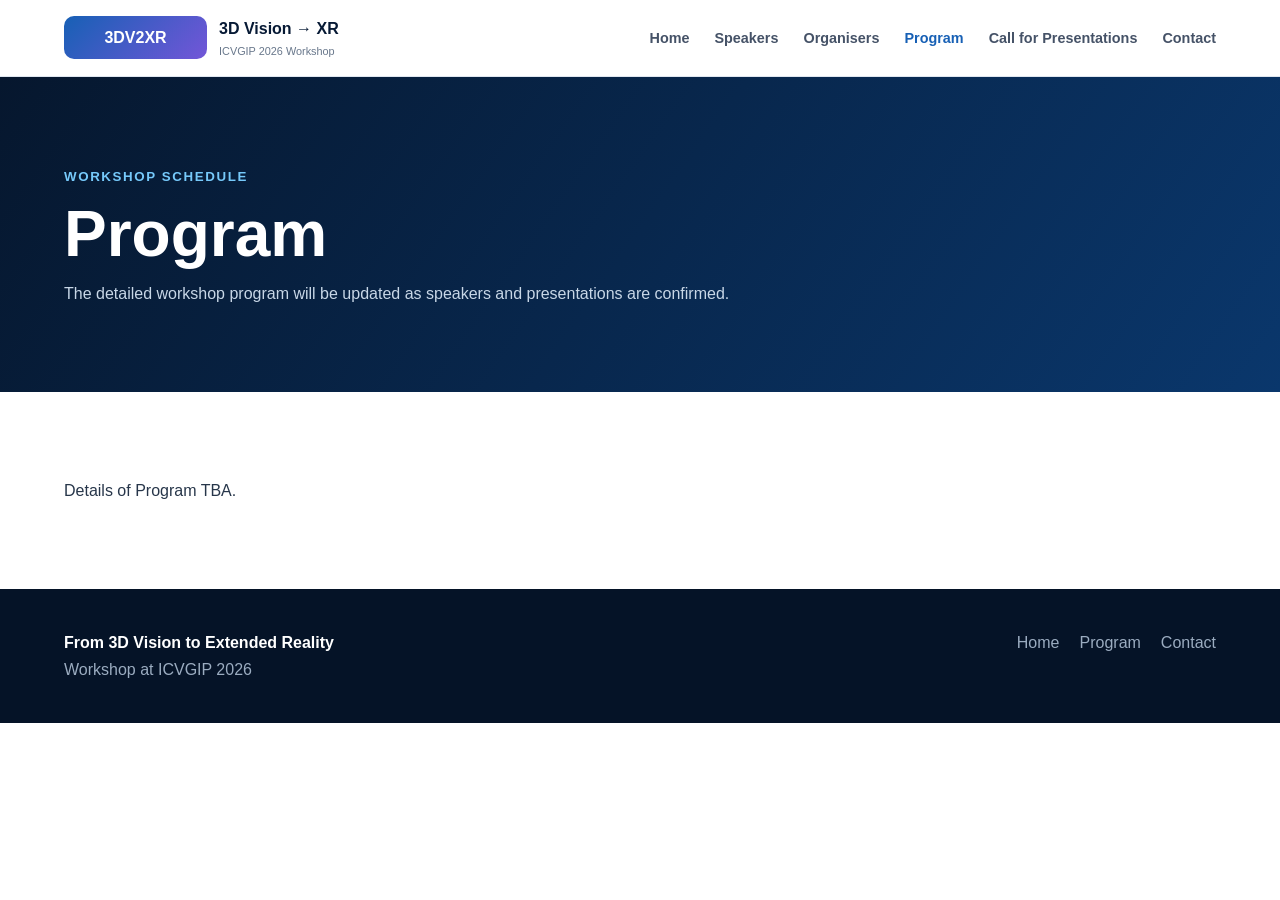
<file: program.html>
<!DOCTYPE html>
<html lang="en">
 <head>
  <meta charset="utf-8">
  <meta content="width=device-width,initial-scale=1.0" name="viewport">
  <title>
   Program | ICVGIP 2026 Workshop
  </title>
  <link href="css/style.css" rel="stylesheet">
 </head>
 <body>
  <nav class="navbar">
   <div class="container nav-container">
    <a class="logo" href="index.html">
     <div class="logo-icon">
      3DV2XR
     </div>
     <div>
      <strong>
       3D Vision &rarr; XR
      </strong>
      <small>
       ICVGIP 2026 Workshop
      </small>
     </div>
    </a>
    <button aria-label="Open navigation" class="menu-button" onclick="toggleMenu()">
     ☰
    </button>
    <ul class="nav-links" id="navLinks">
     <li>
      <a href="index.html">
       Home
      </a>
     </li>
     <li>
      <a href="speakers.html">
       Speakers
      </a>
     </li>
     <li>
      <a href="organisers.html">
       Organisers
      </a>
     </li>
     <li>
      <a class="active" href="program.html">
       Program
      </a>
     </li>
     <li>
      <a href="call-for-presentations.html">
       Call for Presentations
      </a>
     </li>
     <!-- <li>
      <a href="venue.html">
       Venue
      </a>
     </li> -->
     <li>
      <a href="contact.html">
       Contact
      </a>
     </li>
    </ul>
   </div>
  </nav>
  <header class="page-header">
   <div class="container">
    <small>
     Workshop Schedule
    </small>
    <h1>
     Program
    </h1>
    <p>
     The detailed workshop program will be updated as speakers and presentations are confirmed.
    </p>
   </div>
  </header>
  <section class="section">
   <div class="container">
    <p>
        Details of Program TBA.
    </p>    
    <!--<div class="schedule">
     <div class="schedule-row">
      <div class="schedule-time">
       09:00 &ndash; 09:15
      </div>
      <div class="schedule-event">
       <h3>
        Opening Remarks
       </h3>
       <p>
        Workshop introduction.
       </p>
      </div>
     </div>
     <div class="schedule-row">
      <div class="schedule-time">
       09:15 &ndash; 10:00
      </div>
      <div class="schedule-event">
       <h3>
        Invited Talk I
       </h3>
       <p>
        Speaker to be announced.
       </p>
      </div>
     </div>
     <div class="schedule-row">
      <div class="schedule-time">
       10:00 &ndash; 11:00
      </div>
      <div class="schedule-event">
       <h3>
        Research Presentations
       </h3>
       <p>
        Presentations of selected recent work.
       </p>
      </div>
     </div>
     <div class="schedule-row">
      <div class="schedule-time">
       11:00 &ndash; 11:45
      </div>
      <div class="schedule-event">
       <h3>
        Invited Talk II
       </h3>
       <p>
        Speaker to be announced.
       </p>
      </div>
     </div>
     <div class="schedule-row">
      <div class="schedule-time">
       11:45 &ndash; 12:30
      </div>
      <div class="schedule-event">
       <h3>
        Panel Discussion
       </h3>
       <p>
        Future of 3D Vision, XR and intelligent spatial computing.
       </p>
      </div>
     </div>
    </div>-->
   </div>
  </section>
  <footer>
   <div class="container footer-content">
    <div>
     <strong>
      From 3D Vision to Extended Reality
     </strong>
     <br>
     Workshop at ICVGIP 2026
    </div>
    <div class="footer-links">
     <a href="index.html">
      Home
     </a>
     <a href="program.html">
      Program
     </a>
     <a href="contact.html">
      Contact
     </a>
    </div>
   </div>
  </footer>
  <script src="js/main.js">
  </script>
 </body>
</html>
</file>
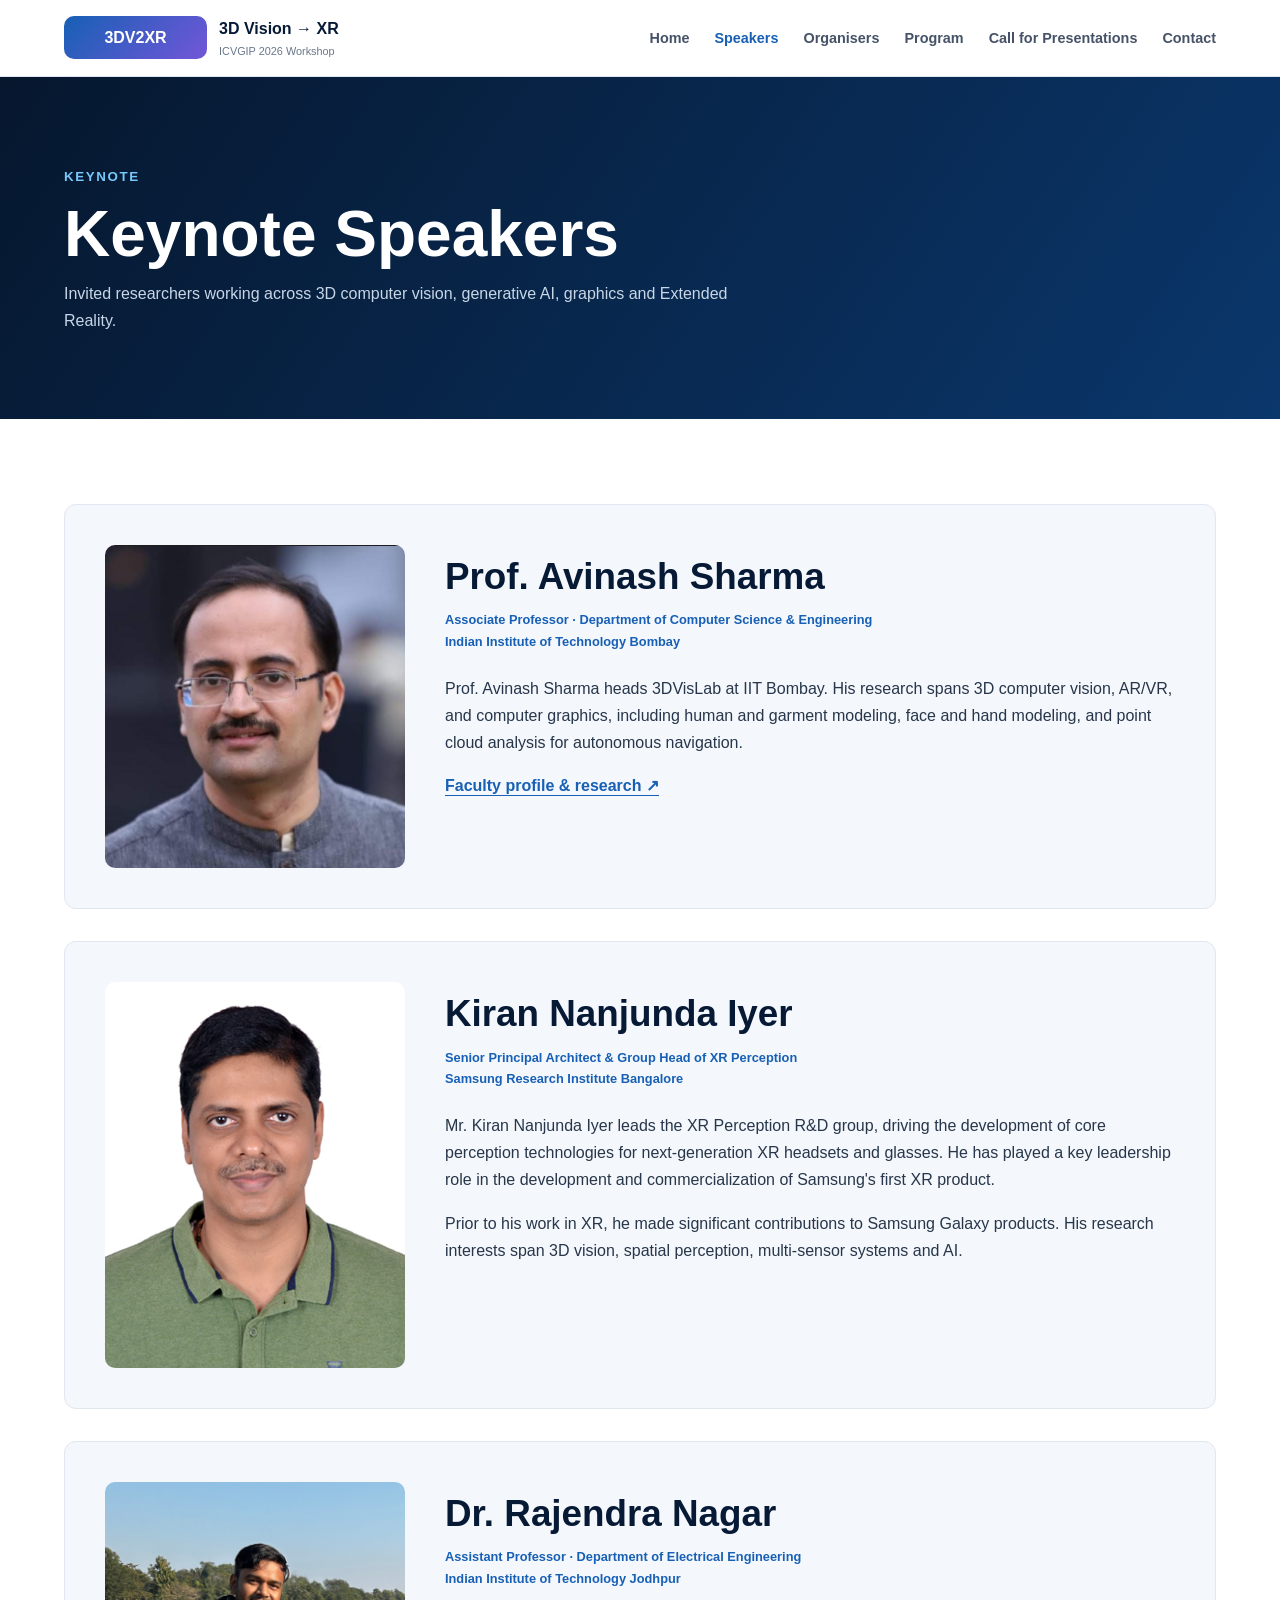
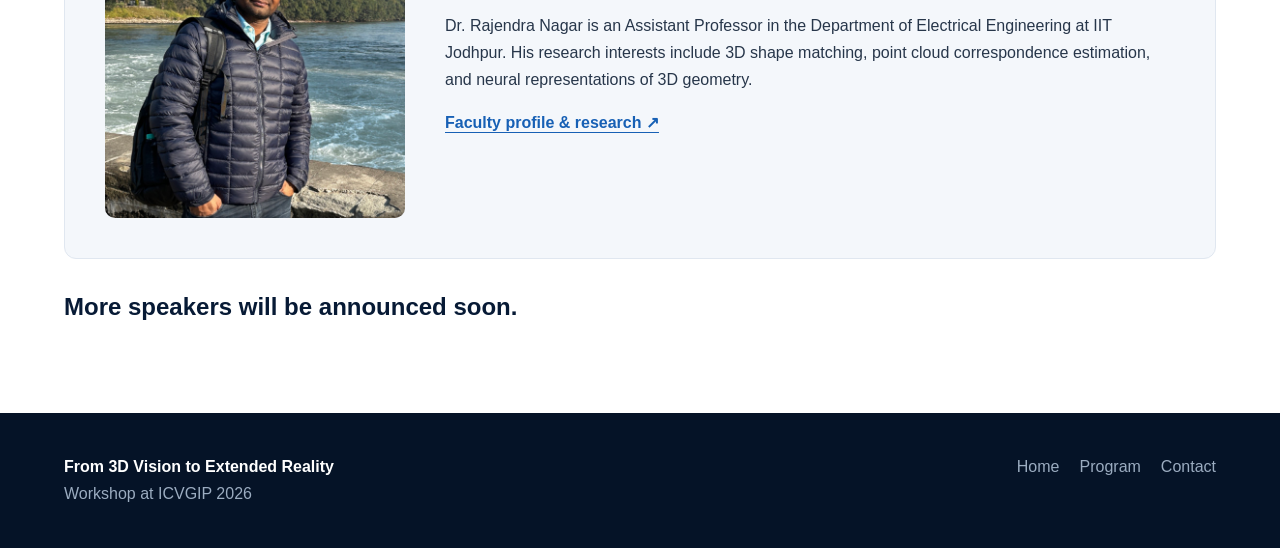
<file: speakers.html>
<!DOCTYPE html>
<html lang="en">
 <head>
  <meta charset="utf-8">
  <meta content="width=device-width,initial-scale=1.0" name="viewport">
  <title>
   Speakers | ICVGIP 2026 Workshop
  </title>
  <link href="css/style.css?v=keynote-2" rel="stylesheet">
 </head>
 <body>
  <nav class="navbar">
   <div class="container nav-container">
    <a class="logo" href="index.html">
     <div class="logo-icon">
      3DV2XR
     </div>
     <div>
      <strong>
       3D Vision &rarr; XR
      </strong>
      <small>
       ICVGIP 2026 Workshop
      </small>
     </div>
    </a>
    <button aria-label="Open navigation" class="menu-button" onclick="toggleMenu()">
     ☰
    </button>
    <ul class="nav-links" id="navLinks">
     <li>
      <a href="index.html">
       Home
      </a>
     </li>
     <li>
      <a class="active" href="speakers.html">
       Speakers
      </a>
     </li>
     <li>
      <a href="organisers.html">
       Organisers
      </a>
     </li>
     <li>
      <a href="program.html">
       Program
      </a>
     </li>
     <li>
      <a href="call-for-presentations.html">
       Call for Presentations
      </a>
     </li>
     <!-- <li>
      <a href="venue.html">
       Venue
      </a>
     </li> -->
     <li>
      <a href="contact.html">
       Contact
      </a>
     </li>
    </ul>
   </div>
  </nav>
  <header class="page-header">
   <div class="container">
    <small>
     Keynote
    </small>
    <h1>
     Keynote Speakers
    </h1>
    <p>
     Invited researchers working across 3D computer vision, generative AI, graphics and Extended Reality.
    </p>
   </div>
  </header>
  <section class="section">
   <div class="container">
    <article class="keynote-card" aria-labelledby="avinash-sharma">
     <div class="keynote-photo">
      <img src="assets/images/speakers/avinash-sharma.png" alt="Prof. Avinash Sharma" width="300" height="300">
     </div>
     <div class="keynote-content">
      <h2 id="avinash-sharma">Prof. Avinash Sharma</h2>
      <p class="affiliation">Associate Professor · Department of Computer Science &amp; Engineering<br>Indian Institute of Technology Bombay</p>
      <p>Prof. Avinash Sharma heads 3DVisLab at IIT Bombay. His research spans 3D computer vision, AR/VR, and computer graphics, including human and garment modeling, face and hand modeling, and point cloud analysis for autonomous navigation. </p> <!--He has received faculty research awards from Google and Stability AI, and his group has won the Qualcomm Innovation Fellowship three times.-->
      <a class="keynote-profile" href="https://3dcomputervision.github.io/components/profile/avinash.html" target="_blank" rel="noopener noreferrer">Faculty profile &amp; research ↗</a>
     </div>
    </article>
    <article class="keynote-card" aria-labelledby="kiran-nanjunda-iyer" style="margin-top: 32px;">
     <div class="keynote-photo">
      <img src="assets/images/speakers/kiran-nanjunda-iyer.jpg" alt="Kiran Nanjunda Iyer" width="413" height="531" loading="lazy">
     </div>
     <div class="keynote-content">
      <h2 id="Mr. kiran-nanjunda-iyer">Kiran Nanjunda Iyer</h2>
      <p class="affiliation">Senior Principal Architect &amp; Group Head of XR Perception<br>Samsung Research Institute Bangalore</p>
      <!--<p>Kiran Nanjunda Iyer is a Senior Principal Architect and Group Head of XR Perception at Samsung Research Institute Bangalore, with over 25 years of experience in technology development and R&amp;D leadership, including the last five years focused on 3D vision and XR. His expertise spans artificial intelligence, multimedia signal processing and embedded systems.</p>-->
      <p>Mr. Kiran Nanjunda Iyer leads the XR Perception R&amp;D group, driving the development of core perception technologies for next-generation XR headsets and glasses. He has played a key leadership role in the development and commercialization of Samsung's first XR product.</p>
      <p>Prior to his work in XR, he made significant contributions to Samsung Galaxy products. His research interests span 3D vision, spatial perception, multi-sensor systems and AI.
      <!--<p>He has authored or co-authored several peer-reviewed research publications in leading conferences, including CVPR, ICASSP and ICIP, and holds multiple patents and patent applications across AI, computer vision, imaging and XR.</p>-->
     </div>
    </article>
    <article class="keynote-card" aria-labelledby="rajendra-nagar" style="margin-top: 32px;">
     <div class="keynote-photo">
      <img src="assets/images/speakers/rajendra-nagar.jpg" alt="Dr. Rajendra Nagar" width="620" height="695" loading="lazy">
     </div>
     <div class="keynote-content">
      <h2 id="rajendra-nagar">Dr. Rajendra Nagar</h2>
      <p class="affiliation">Assistant Professor · Department of Electrical Engineering<br>Indian Institute of Technology Jodhpur</p>
      <p>Dr. Rajendra Nagar is an Assistant Professor in the Department of Electrical Engineering at IIT Jodhpur. His research interests include 3D shape matching, point cloud correspondence estimation, and neural representations of 3D geometry.</p>
      <a class="keynote-profile" href="https://home.iitj.ac.in/~rn/index.html" target="_blank" rel="noopener noreferrer">Faculty profile &amp; research ↗</a>
     </div>
    </article>
    <p style="margin-top: 28px; color: var(--navy); font-size: clamp(1.2rem, 2.5vw, 1.5rem); font-weight: 700;">More speakers will be announced soon.</p>
   </div>
  </section>
  <footer>
   <div class="container footer-content">
    <div>
     <strong>
      From 3D Vision to Extended Reality
     </strong>
     <br>
     Workshop at ICVGIP 2026
    </div>
    <div class="footer-links">
     <a href="index.html">
      Home
     </a>
     <a href="program.html">
      Program
     </a>
     <a href="contact.html">
      Contact
     </a>
    </div>
   </div>
  </footer>
  <script src="js/main.js">
  </script>
 </body>
</html>
</file>
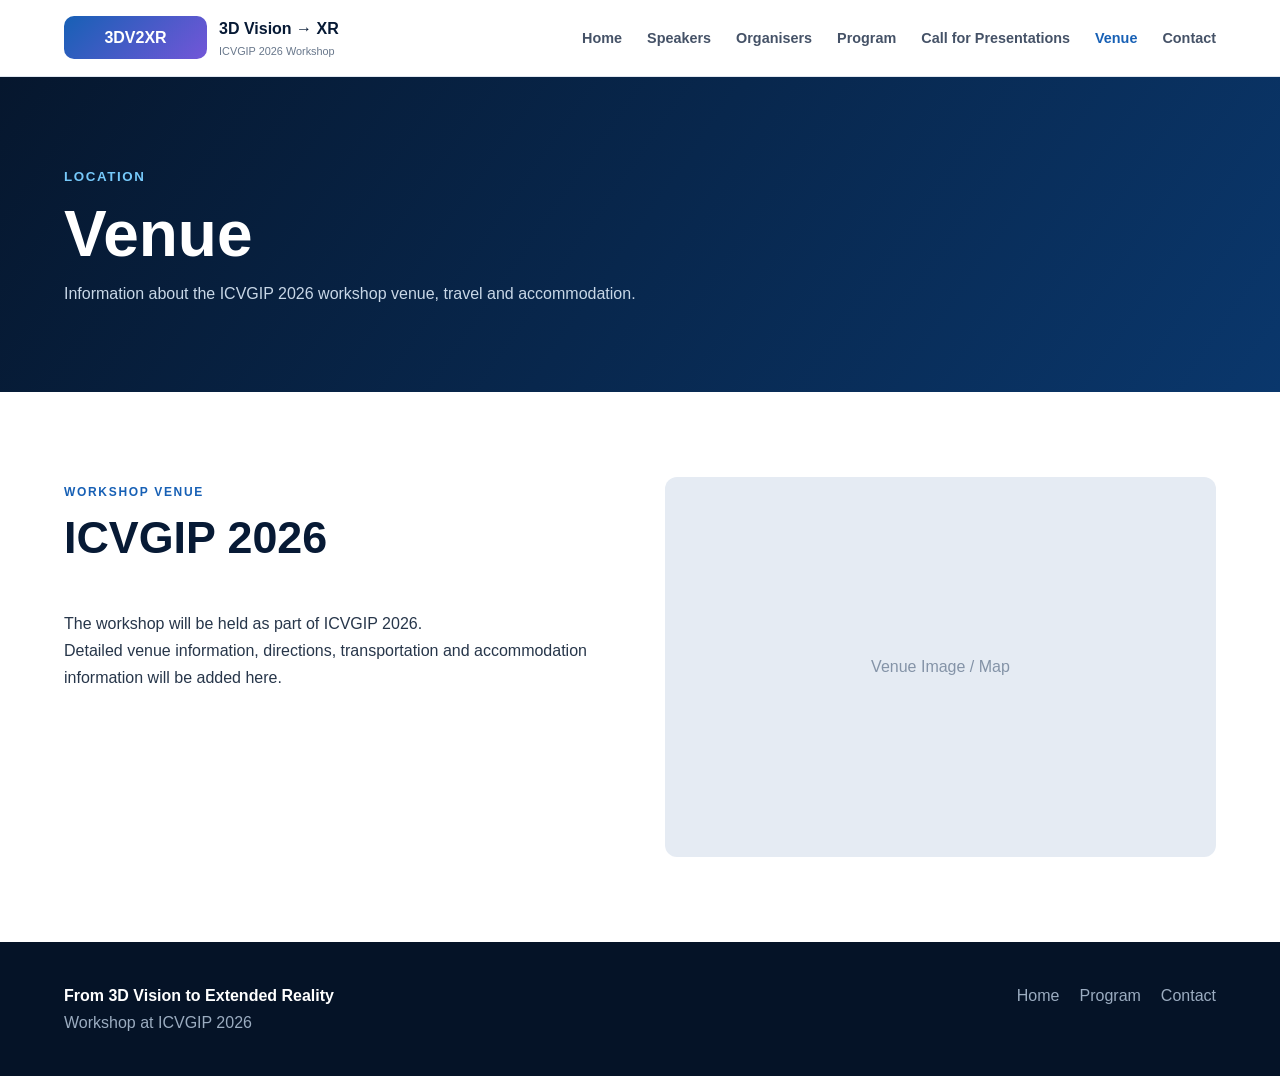
<file: venue.html>
<!DOCTYPE html>
<html lang="en">
 <head>
  <meta charset="utf-8">
  <meta content="width=device-width,initial-scale=1.0" name="viewport">
  <title>
   Venue | ICVGIP 2026 Workshop
  </title>
  <link href="css/style.css" rel="stylesheet">
 </head>
 <body>
  <nav class="navbar">
   <div class="container nav-container">
    <a class="logo" href="index.html">
     <div class="logo-icon">
      3DV2XR
     </div>
     <div>
      <strong>
       3D Vision &rarr; XR
      </strong>
      <small>
       ICVGIP 2026 Workshop
      </small>
     </div>
    </a>
    <button aria-label="Open navigation" class="menu-button" onclick="toggleMenu()">
     ☰
    </button>
    <ul class="nav-links" id="navLinks">
     <li>
      <a href="index.html">
       Home
      </a>
     </li>
     <li>
      <a href="speakers.html">
       Speakers
      </a>
     </li>
     <li>
      <a href="organisers.html">
       Organisers
      </a>
     </li>
     <li>
      <a href="program.html">
       Program
      </a>
     </li>
     <li>
      <a href="call-for-presentations.html">
       Call for Presentations
      </a>
     </li>
     <li>
      <a class="active" href="venue.html">
       Venue
      </a>
     </li>
     <li>
      <a href="contact.html">
       Contact
      </a>
     </li>
    </ul>
   </div>
  </nav>
  <header class="page-header">
   <div class="container">
    <small>
     Location
    </small>
    <h1>
     Venue
    </h1>
    <p>
     Information about the ICVGIP 2026 workshop venue, travel and accommodation.
    </p>
   </div>
  </header>
  <section class="section">
   <div class="container venue-grid">
    <div>
     <div class="section-title">
      <span class="section-label">
       Workshop Venue
      </span>
      <h2>
       ICVGIP 2026
      </h2>
     </div>
     <p>
      The workshop will be held as part of ICVGIP 2026.
     </p>
     <p>
      Detailed venue information, directions, transportation and accommodation information will be added here.
     </p>
    </div>
    <div class="venue-image">
     Venue Image / Map
    </div>
   </div>
  </section>
  <footer>
   <div class="container footer-content">
    <div>
     <strong>
      From 3D Vision to Extended Reality
     </strong>
     <br>
     Workshop at ICVGIP 2026
    </div>
    <div class="footer-links">
     <a href="index.html">
      Home
     </a>
     <a href="program.html">
      Program
     </a>
     <a href="contact.html">
      Contact
     </a>
    </div>
   </div>
  </footer>
  <script src="js/main.js">
  </script>
 </body>
</html>
</file>
<file: css/style.css>
:root {
    --navy: #071a35;
    --blue: #1760b5;
    --purple: #7356d8;
    --text: #27364a;
    --muted: #68778b;
    --light: #f4f7fb;
    --border: #e0e7f0;
    --max-width: 1180px;
}

* { box-sizing: border-box; margin: 0; padding: 0; }
html { scroll-behavior: smooth; }
body { font-family: Inter, -apple-system, BlinkMacSystemFont, "Segoe UI", Roboto, Arial, sans-serif; color: var(--text); line-height: 1.7; }
a { color: inherit; text-decoration: none; }
.container { width: min(90%, var(--max-width)); margin: auto; }

/* Navigation */
.navbar { position: sticky; top: 0; z-index: 1000; background: rgba(255,255,255,.97); border-bottom: 1px solid var(--border); }
.nav-container { min-height: 76px; display: flex; align-items: center; justify-content: space-between; }
.logo { display: flex; align-items: center; gap: 12px; color: var(--navy); }
.logo-icon { width: 143px; height: 43px; border-radius: 10px; display: grid; place-items: center; color: white; font-weight: 800; background: linear-gradient(135deg,var(--blue),var(--purple)); }
.logo strong, .logo small { display: block; }
.logo small { color: var(--muted); font-size: .68rem; }
.nav-links { display: flex; gap: 25px; list-style: none; align-items: center; }
.nav-links a { font-size: .9rem; font-weight: 600; color: #455267; }
.nav-links a:hover, .nav-links a.active { color: var(--blue); }
.menu-button { display: none; border: 0; background: none; font-size: 1.6rem; cursor: pointer; }

/* Hero */
.hero { min-height: 650px; display: flex; align-items: center; color: white; background: radial-gradient(circle at 78% 30%,rgba(49,143,255,.25),transparent 25%), linear-gradient(125deg,#05152b,#123d75); }
.hero-content { padding: 80px 0; }
.conference-tag { display: inline-block; padding: 7px 15px; border: 1px solid rgba(255,255,255,.3); border-radius: 50px; background: rgba(255,255,255,.08); margin-bottom: 25px; }
.hero h1 { font-size: clamp(2.8rem,6vw,5rem); line-height: 1.04; letter-spacing: -.04em; }
.hero h1 span { color: #72cbff; }
.hero-subtitle { font-size: 1.3rem; color: #d0deee; margin: 25px 0; }
.hero-info { display: flex; gap: 30px; flex-wrap: wrap; margin: 28px 0 35px; font-weight: 600; }
.button { display: inline-block; padding: 12px 23px; border-radius: 7px; font-weight: 700; }
.button-primary { background: white; color: var(--navy); }

/* Page headers and sections */
.page-header { padding: 85px 0; color: white; background: linear-gradient(125deg,#06172e,#0a376c); }
.page-header small { color: #76c9fa; font-weight: 700; text-transform: uppercase; letter-spacing: .12em; }
.page-header h1 { font-size: clamp(2.5rem,5vw,4rem); line-height: 1.1; margin: 10px 0; }
.page-header p { color: #c8d7e7; max-width: 700px; }
.section { padding: 85px 0; }
.section-light { background: var(--light); }
.section-title { max-width: 800px; margin-bottom: 45px; }
.section-title.center { text-align: center; margin-left: auto; margin-right: auto; }
.section-label { color: var(--blue); text-transform: uppercase; letter-spacing: .14em; font-size: .75rem; font-weight: 800; }
.section-title h2 { color: var(--navy); font-size: clamp(2rem,4vw,2.8rem); line-height: 1.2; margin: 7px 0 13px; }

/* Home */
.about-grid { display: grid; grid-template-columns: 1.2fr .8fr; gap: 60px; }
.about-grid p, .content p { color: #536175; margin-bottom: 18px; }
.info-box { background: var(--navy); color: white; border-radius: 12px; padding: 32px; }
.info-box h3 { margin-bottom: 20px; }
.info-row { padding: 14px 0; border-bottom: 1px solid rgba(255,255,255,.13); }
.info-row:last-child { border: 0; }
.info-row small { display: block; color: #94aac5; text-transform: uppercase; font-size: .7rem; }


/* =========================================================
   PEOPLE CARDS
========================================================= */

.card-grid {
    display: grid;
    grid-template-columns: repeat(3, 1fr);
    gap: 30px;
}

/* Complete card */
.card {
    border: 1px solid var(--border);
    border-radius: 12px;
    background: white;
    overflow: hidden;
}

/* Image occupies the complete upper part of the card */
/* Photo area */
.card-image {
    width: 100%;
    height: 300px;

    display: flex;
    justify-content: center;
    align-items: center;

    overflow: hidden;
    background: white;
}

/* Show complete photo — no face cropping */
.card-image img,
.organiser-photo {
    width: 100%;
    height: 100%;

    object-fit: contain;
    object-position: center;

    display: block;
}

/* Center name and affiliation */
.card-content {
    padding: 16px 15px 20px;
    text-align: center;
}

.card-content h3 {
    color: var(--navy);
    font-size: 1.05rem;
    line-height: 1.3;
    margin-bottom: 5px;
}

.affiliation {
    color: var(--blue);
    font-size: .8rem;
    font-weight: 600;
    margin: 0;
}

/* Program */
.schedule { border: 1px solid var(--border); border-radius: 12px; overflow: hidden; max-width: 950px; }
.schedule-row { display: grid; grid-template-columns: 160px 1fr; border-bottom: 1px solid var(--border); }
.schedule-row:last-child { border: 0; }
.schedule-time { background: #f6f9fc; padding: 23px; color: var(--blue); font-weight: 800; }
.schedule-event { padding: 23px 28px; }
.schedule-event p { color: var(--muted); }

/* Call for papers */
.content { max-width: 900px; }
.content h2 { margin: 35px 0 12px; }
.content h2:first-child { margin-top: 0; }
.content ul { padding-left: 22px; margin: 15px 0 25px; }
.date-table { margin: 35px 0; border: 1px solid var(--border); border-radius: 10px; overflow: hidden; }
.date-row { display: flex; justify-content: space-between; padding: 17px 22px; border-bottom: 1px solid var(--border); }
.date-row:last-child { border: 0; }

/* Venue and contact */
.venue-grid, .contact-grid { display: grid; grid-template-columns: 1fr 1fr; gap: 50px; }
.venue-image { min-height: 380px; background: #e5ebf3; border-radius: 12px; display: grid; place-items: center; color: #8493a7; }
.contact-card { padding: 30px; border: 1px solid var(--border); border-radius: 12px; }
.contact-card a { color: var(--blue); }

/* Footer */
footer { background: #051327; color: #9bacc0; padding: 40px 0; }
.footer-content { display: flex; justify-content: space-between; gap: 25px; }
footer strong { color: white; }
.footer-links { display: flex; gap: 20px; }

/* Responsive */
@media (max-width: 900px) {
    .about-grid, .venue-grid, .contact-grid { grid-template-columns: 1fr; }
    .card-grid { grid-template-columns: repeat(2,1fr); }
    .nav-links { display: none; position: absolute; top: 76px; left: 0; width: 100%; background: white; flex-direction: column; padding: 25px; }
    .nav-links.open { display: flex; }
    .menu-button { display: block; }
}

@media (max-width: 600px) {
    .card-grid { grid-template-columns: 1fr; }
    .schedule-row { grid-template-columns: 1fr; }
    .footer-content { flex-direction: column; }
}

.eoi-button {
  display: inline-block;
  margin: 18px 0 24px;
  padding: 16px 28px;
  background: linear-gradient(135deg, #1760b5, #7356d8);
  color: #fff;
  font-size: 17px;
  font-weight: 700;
  line-height: 1.4;
  text-align: center;
  text-decoration: none;
  border-radius: 10px;
  box-shadow: 0 6px 18px rgba(23, 96, 181, 0.22);
  transition: transform 0.2s ease, box-shadow 0.2s ease;
}

.eoi-button:hover {
  color: #fff;
  text-decoration: none;
  transform: translateY(-2px);
  box-shadow: 0 9px 24px rgba(23, 96, 181, 0.32);
}

.eoi-button:focus-visible {
  outline: 3px solid #1760b5;
  outline-offset: 4px;
}

.paper-list { display: grid; gap: 20px; margin-top: 28px; }
.paper-card { padding: clamp(20px, 4vw, 30px); background: white; border: 1px solid var(--border); border-radius: 12px; overflow-wrap: anywhere; }
.paper-card h3 { color: var(--navy); font-size: 1.2rem; line-height: 1.4; margin: 8px 0; }
.paper-card .paper-authors { margin-bottom: 18px; }
.paper-details { display: grid; grid-template-columns: repeat(auto-fit, minmax(min(100%, 240px), 1fr)); gap: 12px 24px; font-size: .9rem; }
.paper-details dt { color: var(--blue); font-weight: 700; }
.paper-details dd { color: var(--muted); }


/* Keynote speaker */
.keynote-card { display: grid; grid-template-columns: minmax(0, 300px) minmax(0, 1fr); gap: 40px; padding: clamp(20px, 4vw, 40px); border: 1px solid var(--border); border-radius: 12px; background: var(--light); align-items: start; }
.keynote-photo img { display: block; width: 100%; height: auto; border-radius: 10px; }
.keynote-content h2 { color: var(--navy); font-size: clamp(1.7rem, 3vw, 2.3rem); line-height: 1.2; margin: 10px 0; }
.keynote-content p { margin-bottom: 16px; }
.keynote-content .affiliation { margin-bottom: 22px; }
.keynote-profile { color: var(--blue); font-weight: 700; text-decoration: underline; text-underline-offset: 4px; }
@media (max-width: 600px) {
    .keynote-card { grid-template-columns: 1fr; gap: 24px; }
    .keynote-photo { max-width: 300px; }
}

.paper-card .paper-award { margin: 18px 0 0; color: var(--blue); }

.paper-details .paper-presenter { color: #b42318; font-weight: 700; }

.eoi-button:disabled { background: #e0e7f0; color: #536175; border: 0; font-family: inherit; cursor: not-allowed; box-shadow: none; transform: none; }
</file>
